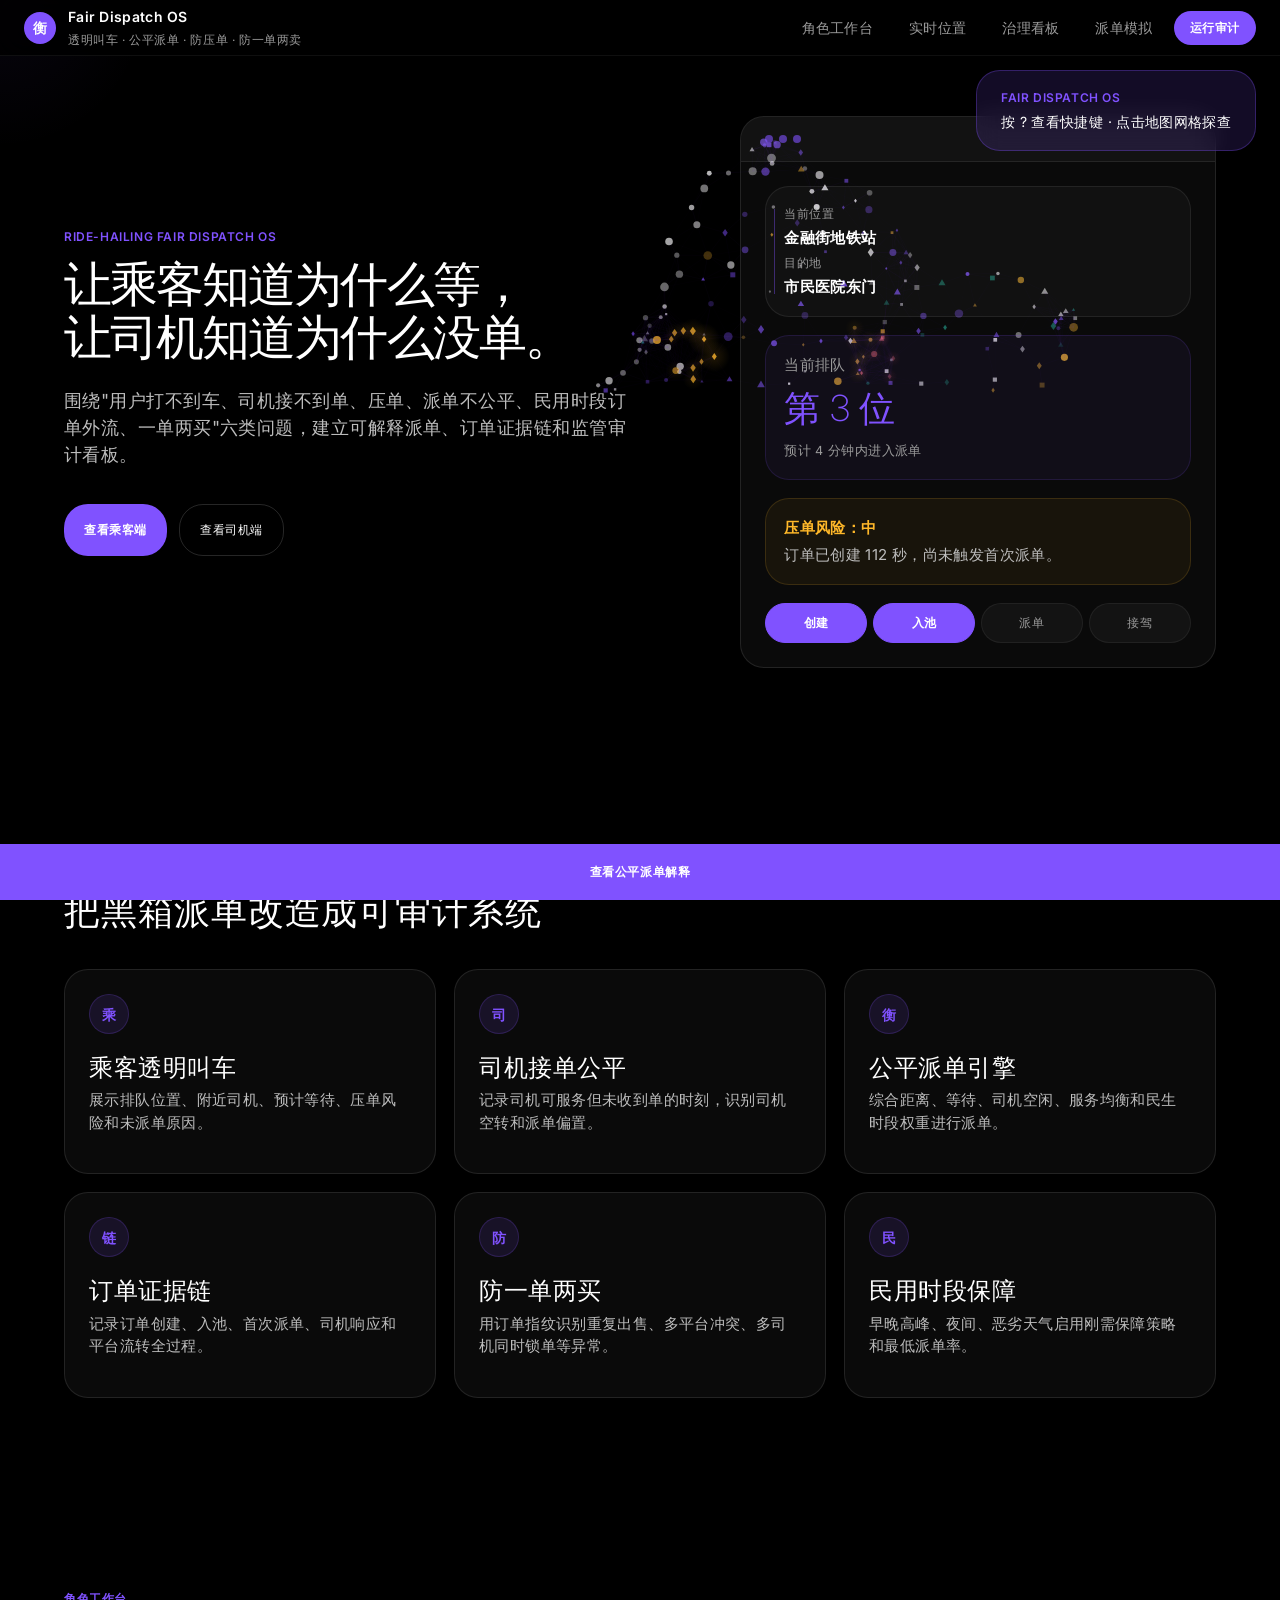
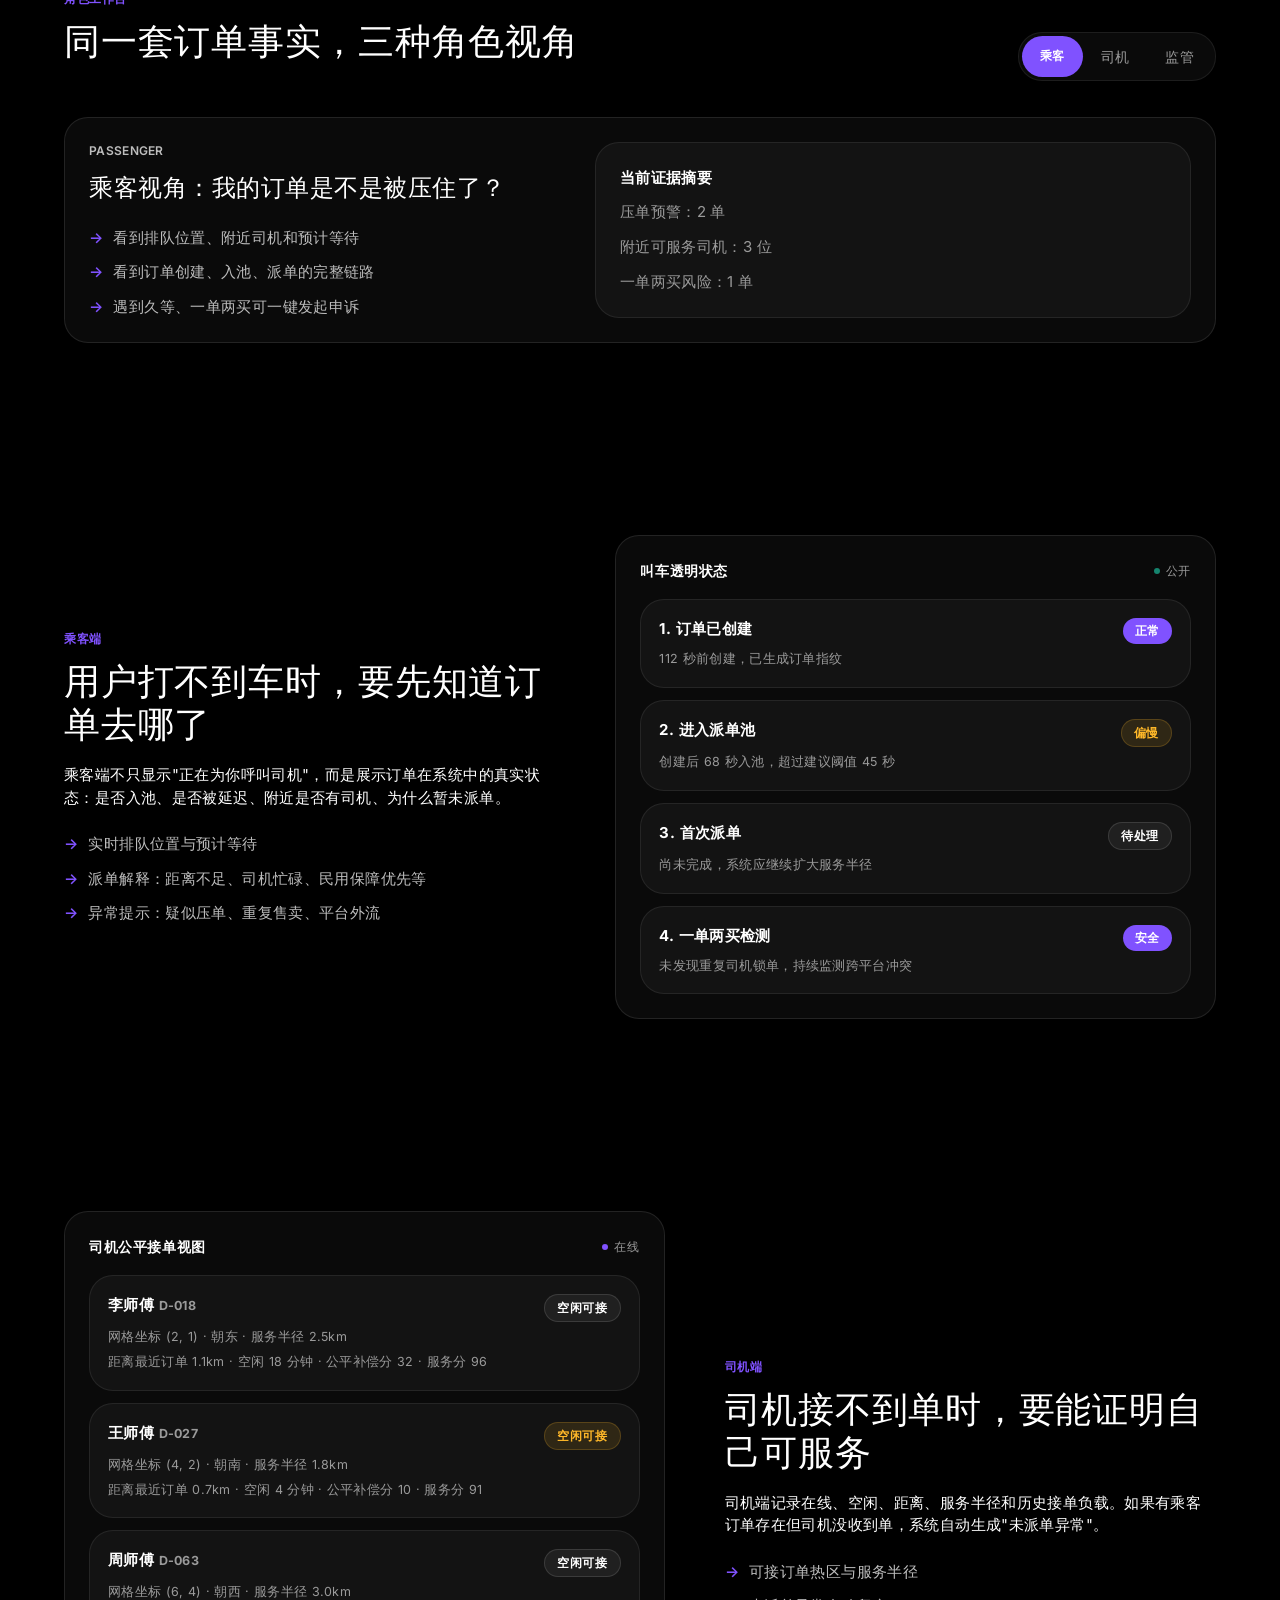
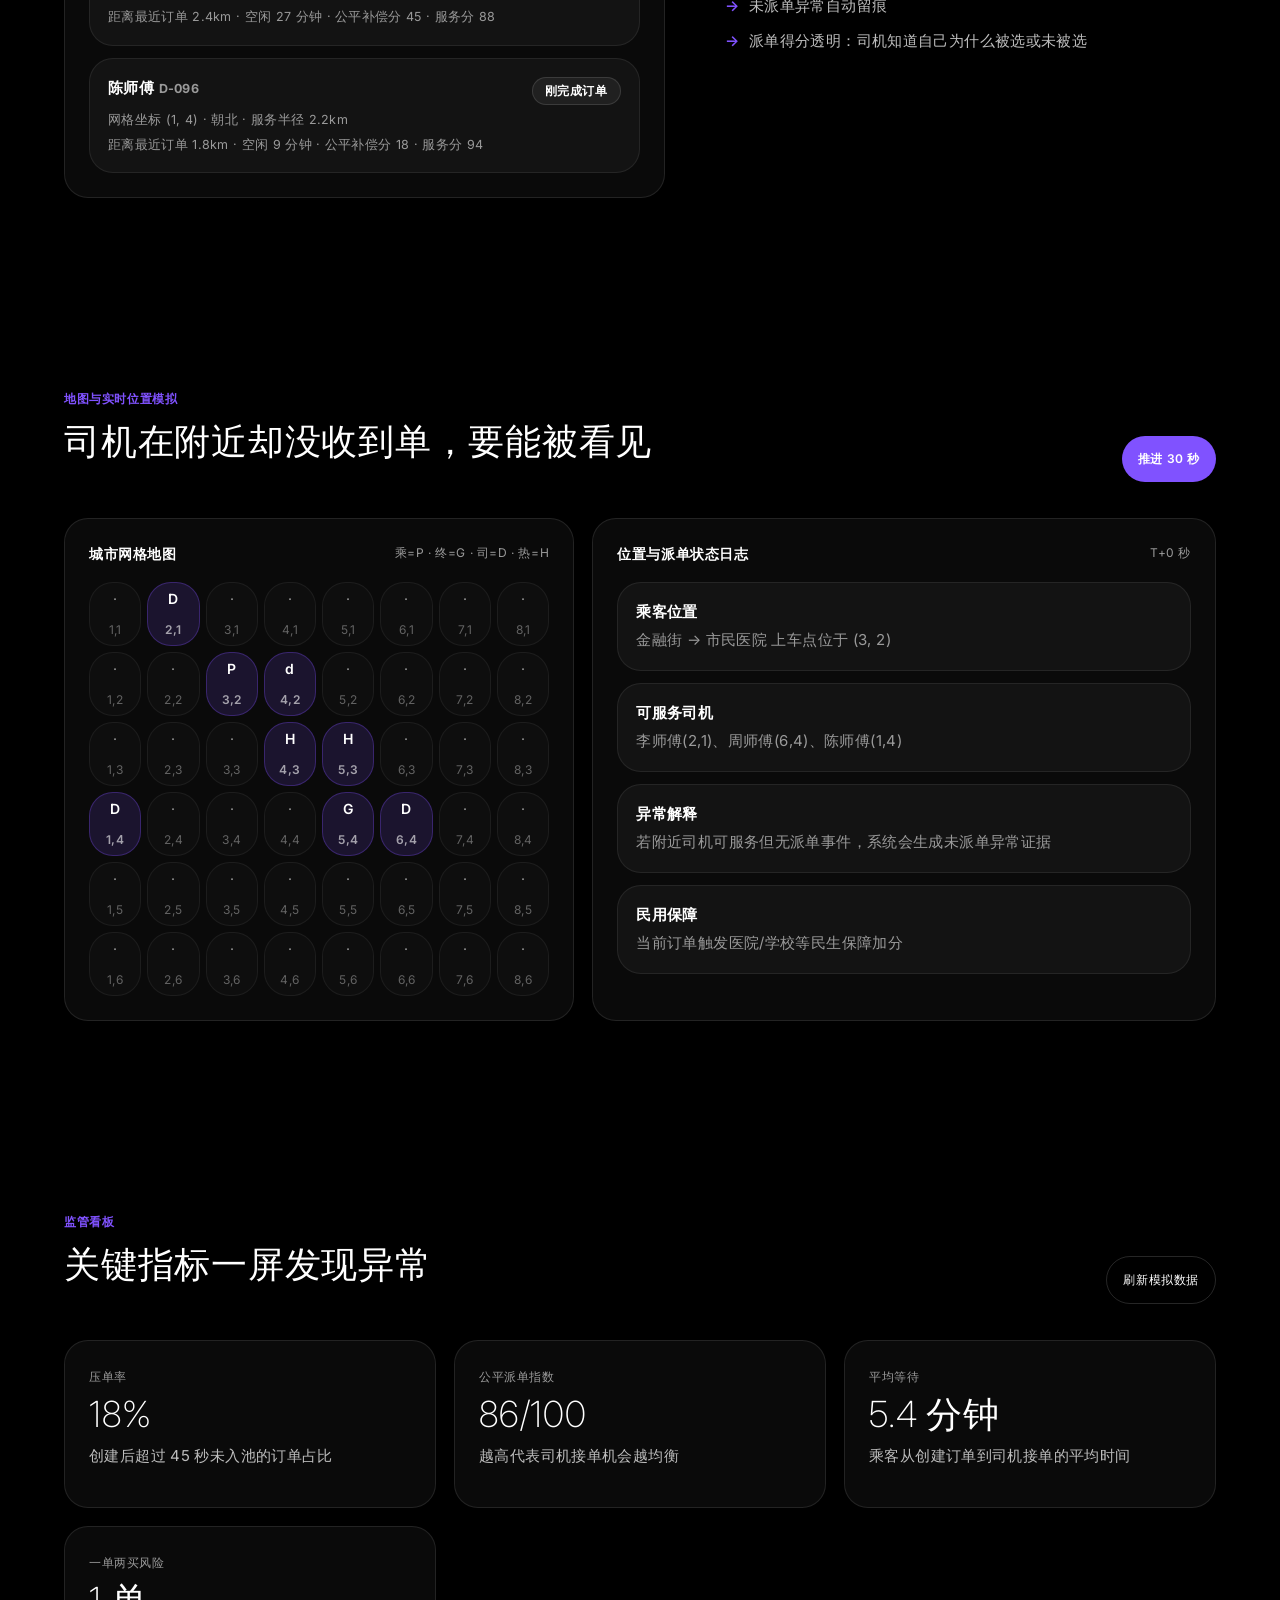
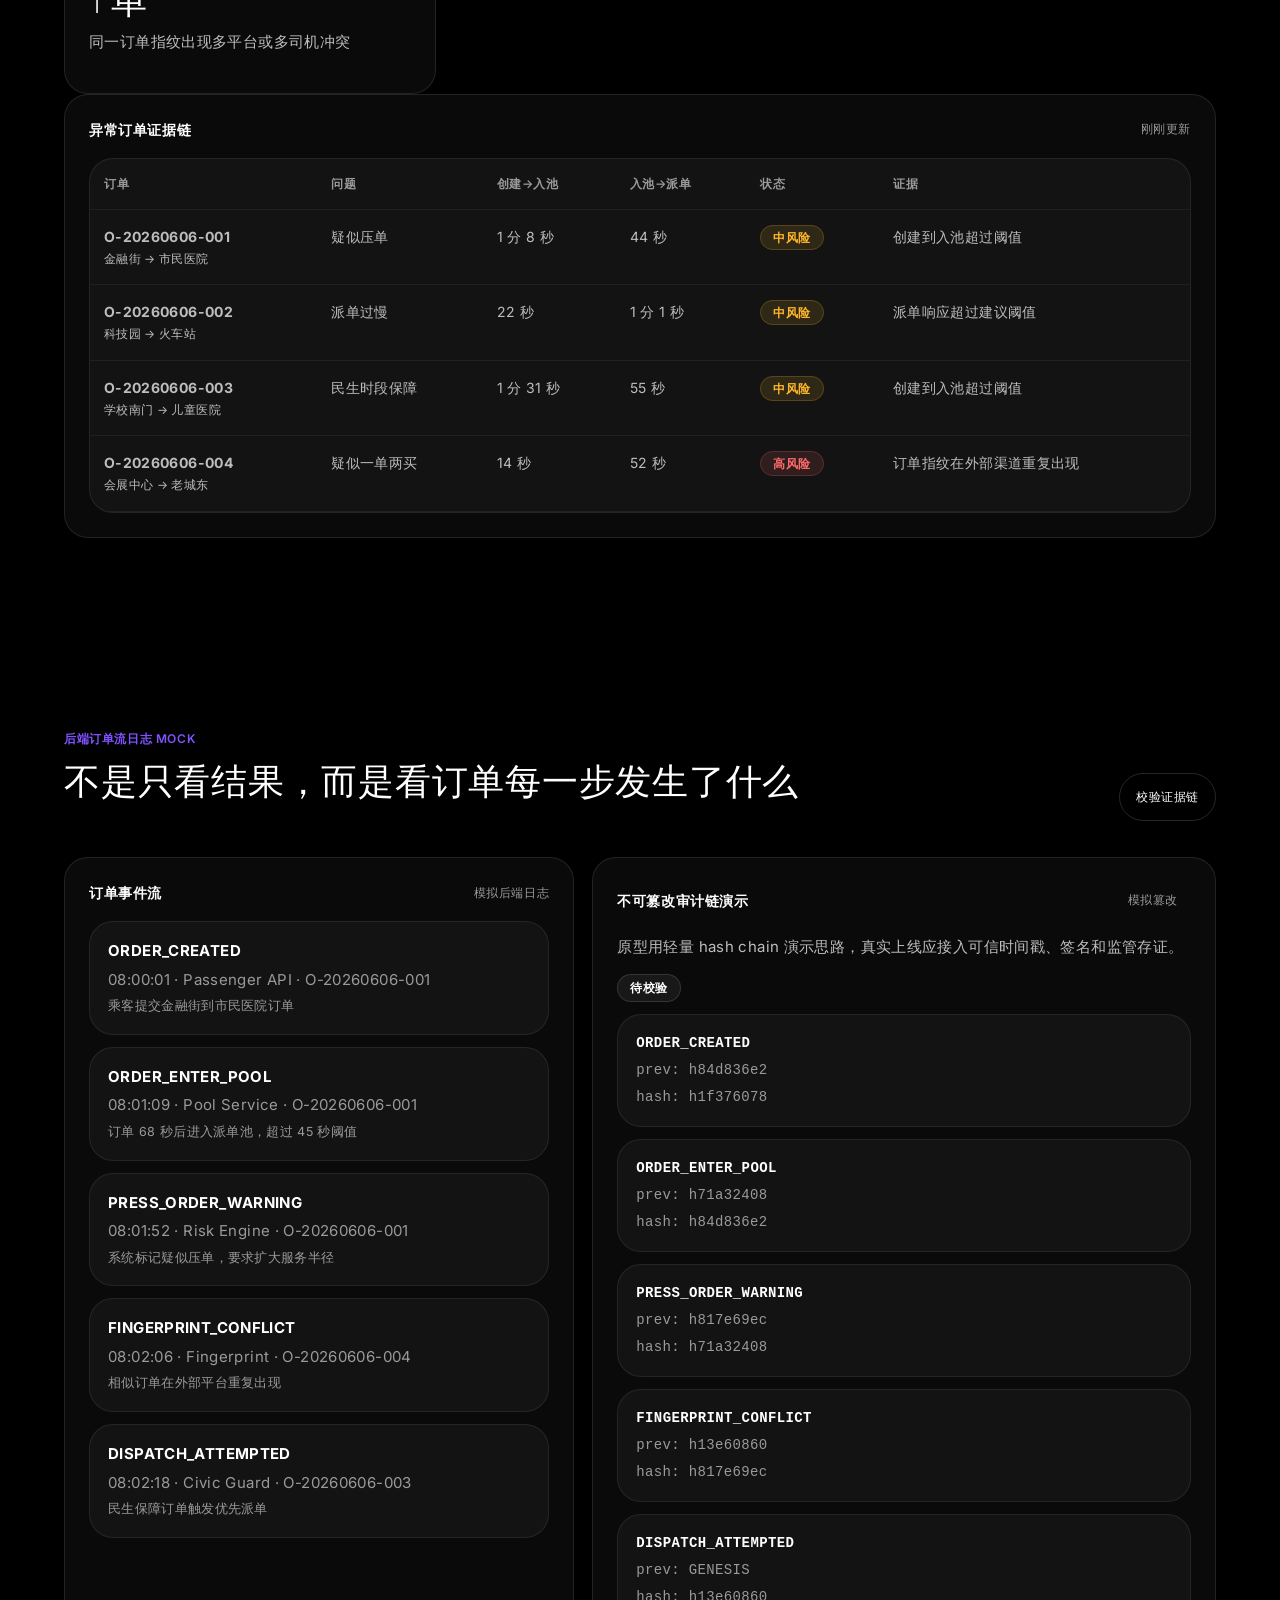
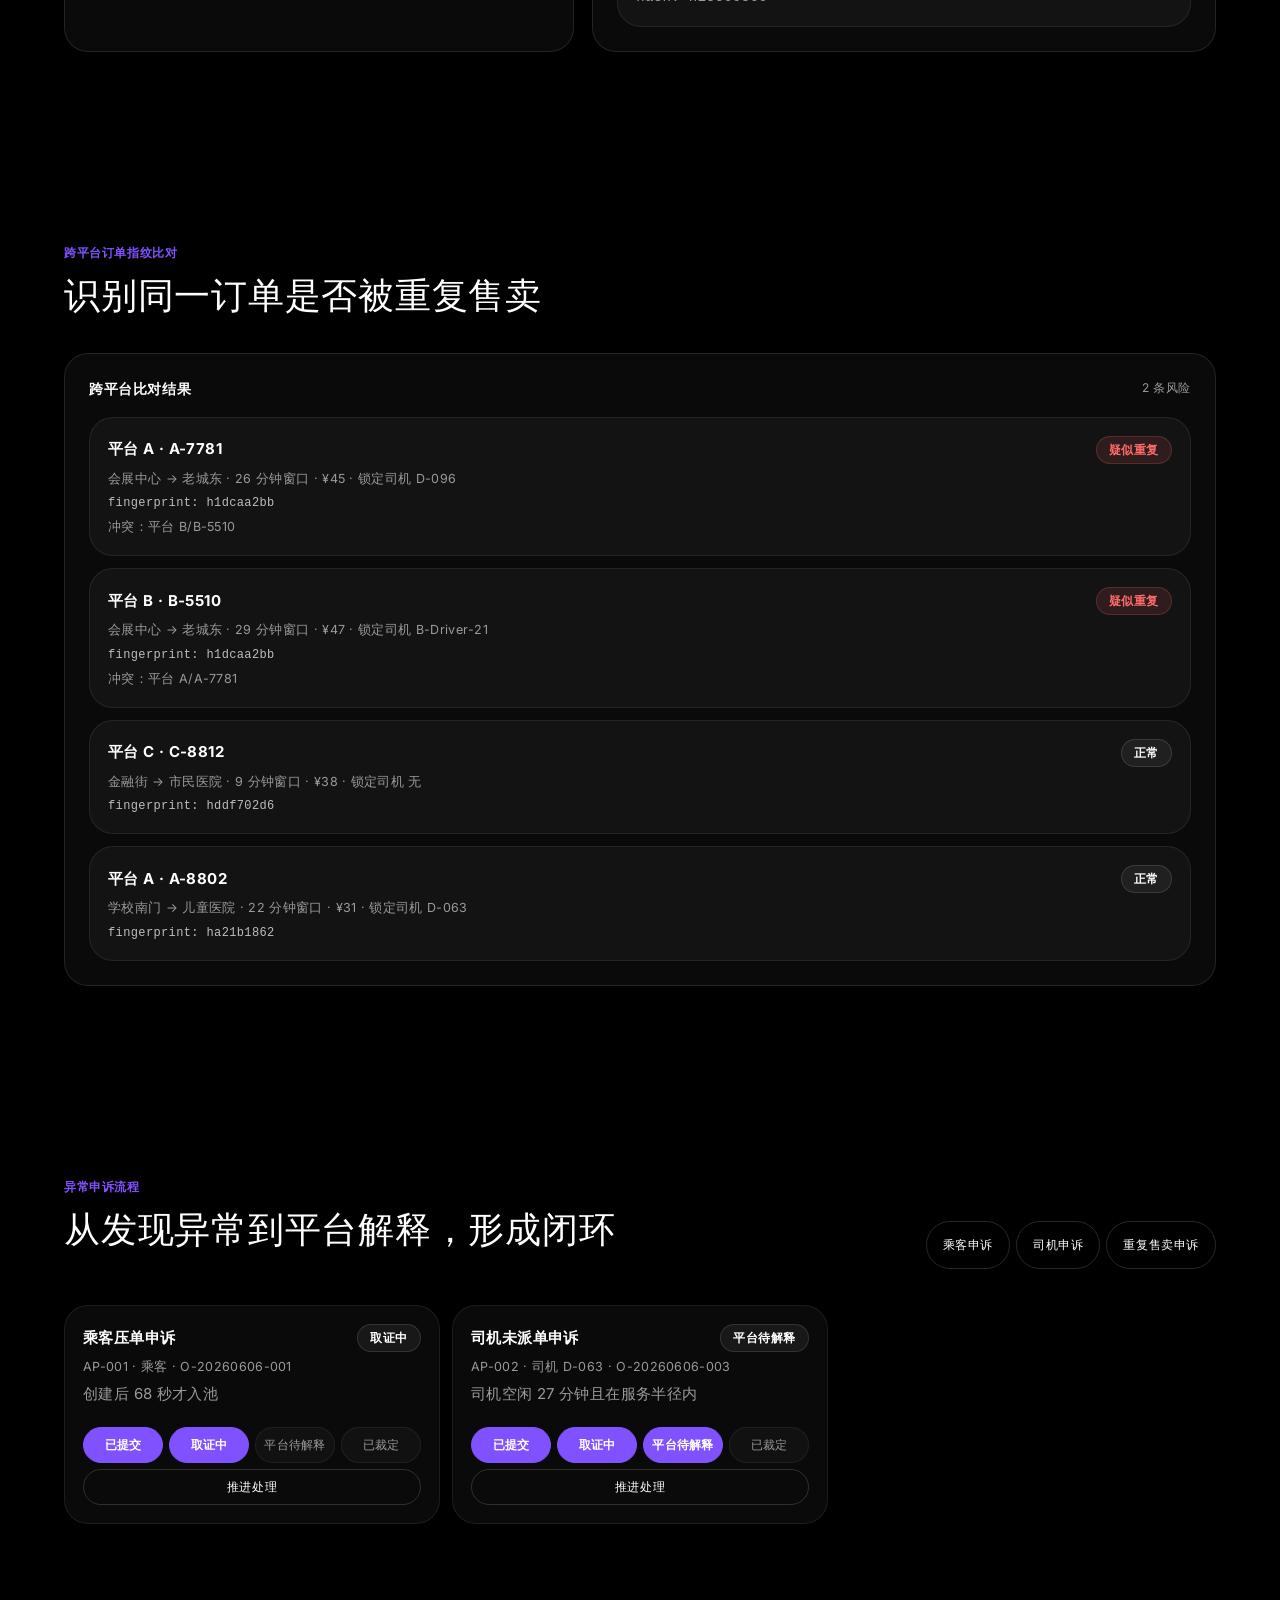
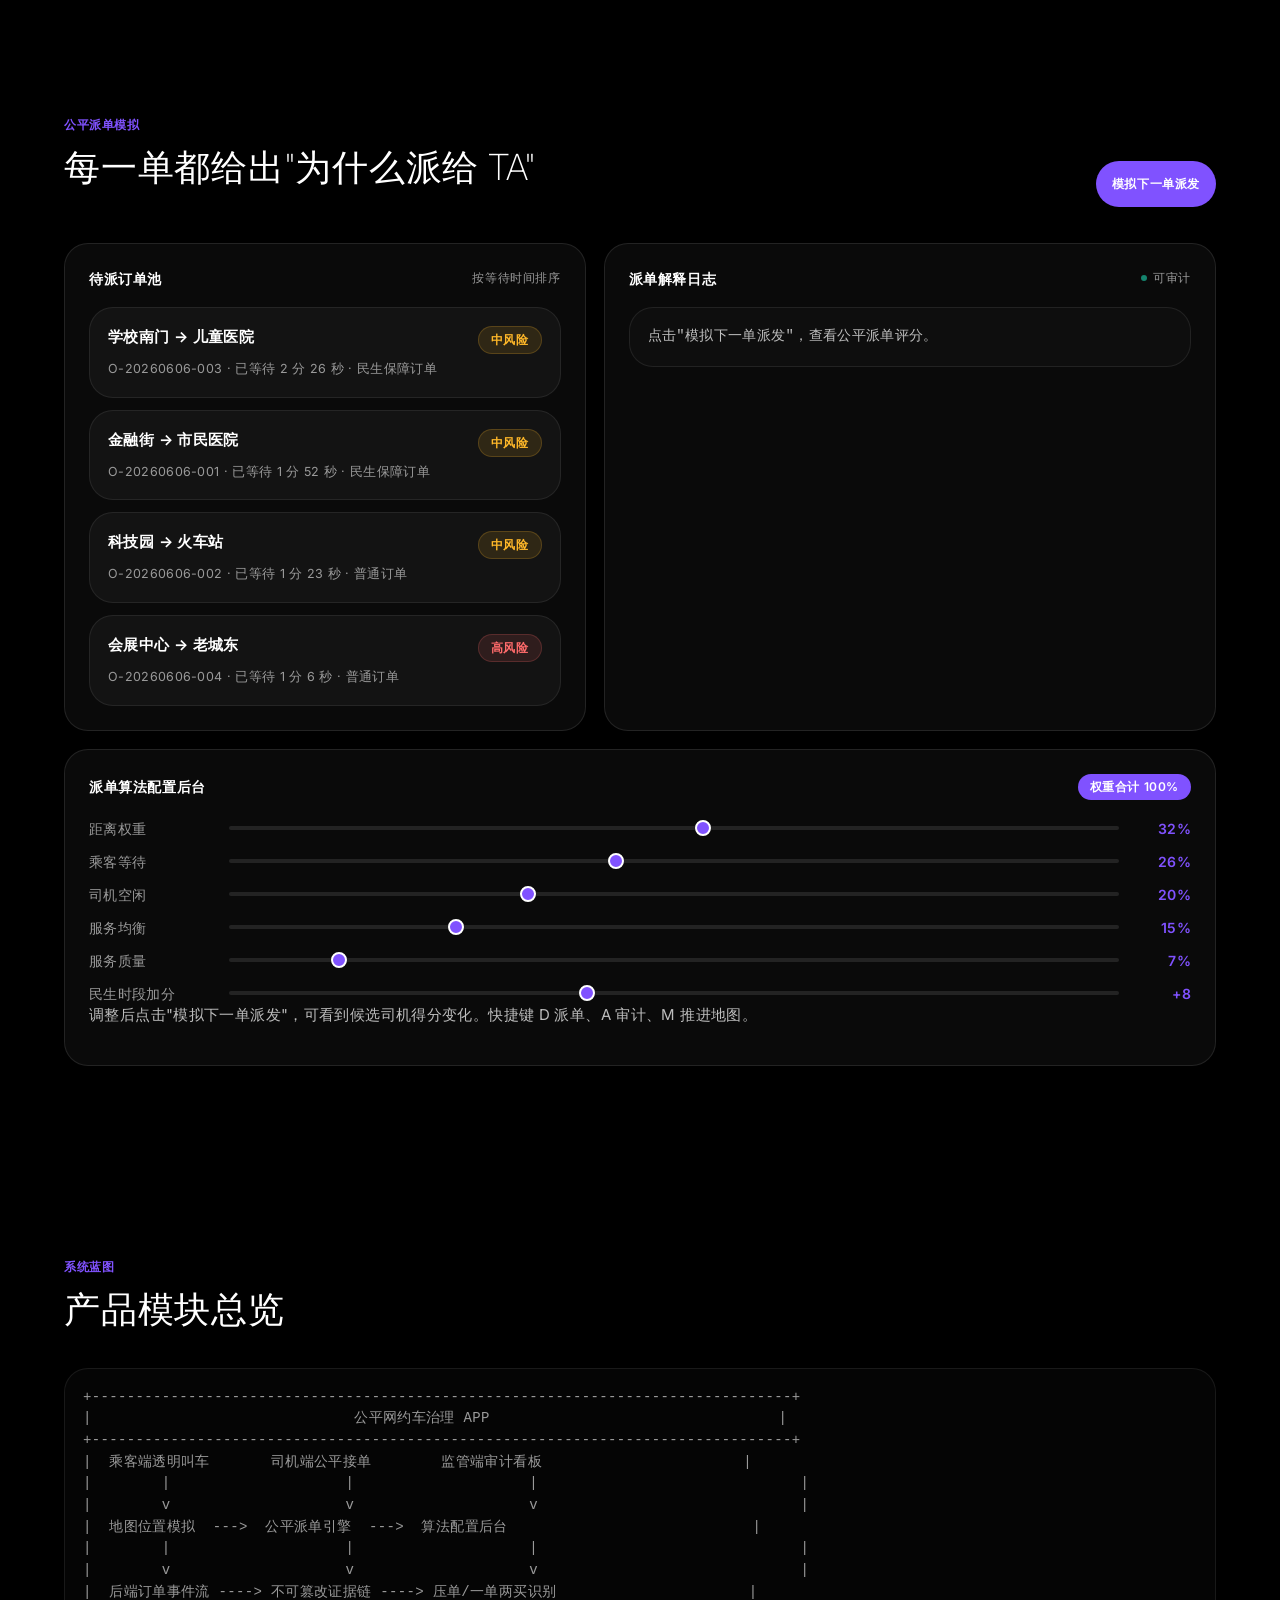
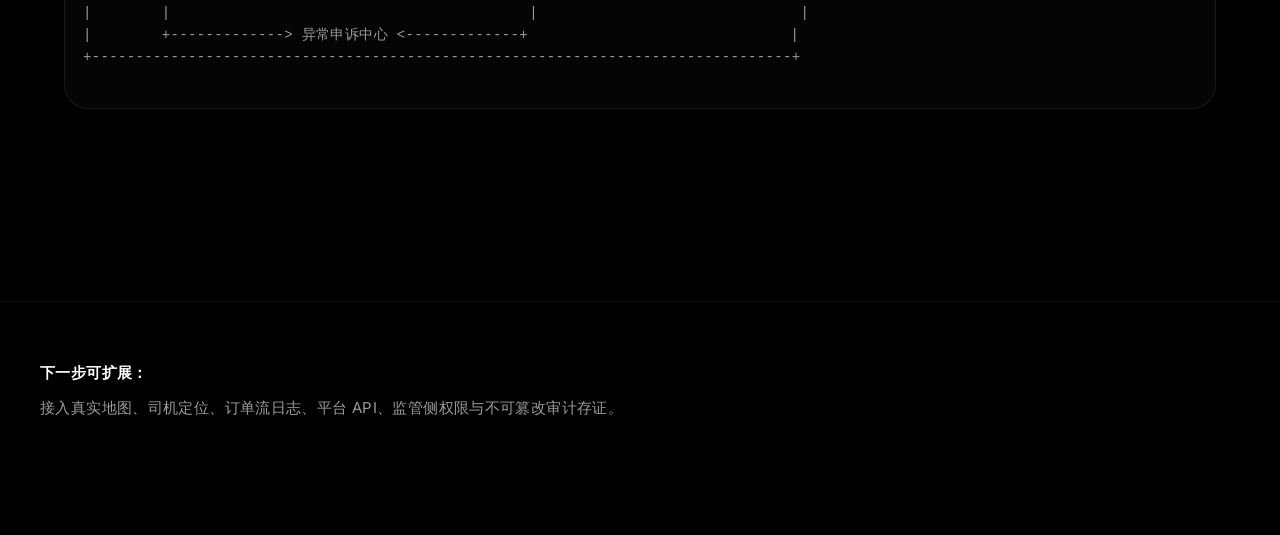
<file: index.html>
<!doctype html>
<html lang="zh-CN">
<head>
  <meta charset="utf-8" />
  <meta name="viewport" content="width=device-width, initial-scale=1" />
  <title>公平网约车治理 — Fair Dispatch OS</title>
  <link rel="preconnect" href="https://fonts.googleapis.com">
  <link rel="preconnect" href="https://fonts.gstatic.com" crossorigin>
  <link href="https://fonts.googleapis.com/css2?family=Inter:wght@200;400;600;700&display=swap" rel="stylesheet">
  <link rel="stylesheet" href="./styles.css?v=20260611b" />
</head>
<body>

  <!-- Particle constellation canvas -->
  <canvas id="particleCanvas" aria-hidden="true"></canvas>

  <!-- Glow cursor follower -->
  <div class="glow-cursor" id="glowCursor" aria-hidden="true"></div>

  <!-- Toast notifications -->
  <div class="toast-container" id="toastContainer" aria-live="polite"></div>

  <header class="hero">
    <nav class="topbar" aria-label="主导航">
      <div class="brand">
        <span class="brand-mark">衡</span>
        <div>
          <strong>Fair Dispatch OS</strong>
          <small>透明叫车 · 公平派单 · 防压单 · 防一单两卖</small>
        </div>
      </div>
      <div class="nav-actions">
        <button class="ghost" data-scroll="roleWorkbench">角色工作台</button>
        <button class="ghost" data-scroll="mapSimulation">实时位置</button>
        <button class="ghost" data-scroll="dashboard">治理看板</button>
        <button class="ghost" data-scroll="simulation">派单模拟</button>
        <button class="primary" id="runAuditBtn">运行审计</button>
      </div>
    </nav>

    <section class="hero-grid">
      <div class="hero-copy">
        <p class="eyebrow">Ride-hailing Fair Dispatch OS</p>
        <h1>让乘客知道为什么等，<br>让司机知道为什么没单。</h1>
        <p class="lead">围绕"用户打不到车、司机接不到单、压单、派单不公平、民用时段订单外流、一单两买"六类问题，建立可解释派单、订单证据链和监管审计看板。</p>
        <div class="hero-actions">
          <button class="primary large" data-scroll="passenger">查看乘客端</button>
          <button class="secondary large" data-scroll="driver">查看司机端</button>
        </div>
      </div>
      <div class="phone-card" aria-label="乘客叫车状态卡片">
        <div class="phone-head">
          <span></span><span></span><span></span>
        </div>
        <div class="phone-body">
          <div class="route">
            <span>当前位置</span>
            <strong>金融街地铁站</strong>
            <span>目的地</span>
            <strong>市民医院东门</strong>
          </div>
          <div class="queue-card">
            <p>当前排队</p>
            <strong id="queueRank">第 3 位</strong>
            <small>预计 4 分钟内进入派单</small>
          </div>
          <div class="explain-box warning">
            <b>压单风险：中</b>
            <span>订单已创建 112 秒，尚未触发首次派单。</span>
          </div>
          <div class="mini-timeline">
            <span class="done">创建</span>
            <span class="done">入池</span>
            <span>派单</span>
            <span>接驾</span>
          </div>
        </div>
      </div>
    </section>
  </header>

  <main>
    <section class="section animate-in" id="features">
      <div class="section-title">
        <p class="eyebrow">核心功能</p>
        <h2>把黑箱派单改造成可审计系统</h2>
      </div>
      <div class="feature-grid stagger-children">
        <article class="feature-card animate-in"><span class="icon">乘</span><h3>乘客透明叫车</h3><p>展示排队位置、附近司机、预计等待、压单风险和未派单原因。</p></article>
        <article class="feature-card animate-in"><span class="icon">司</span><h3>司机接单公平</h3><p>记录司机可服务但未收到单的时刻，识别司机空转和派单偏置。</p></article>
        <article class="feature-card animate-in"><span class="icon">衡</span><h3>公平派单引擎</h3><p>综合距离、等待、司机空闲、服务均衡和民生时段权重进行派单。</p></article>
        <article class="feature-card animate-in"><span class="icon">链</span><h3>订单证据链</h3><p>记录订单创建、入池、首次派单、司机响应和平台流转全过程。</p></article>
        <article class="feature-card animate-in"><span class="icon">防</span><h3>防一单两买</h3><p>用订单指纹识别重复出售、多平台冲突、多司机同时锁单等异常。</p></article>
        <article class="feature-card animate-in"><span class="icon">民</span><h3>民用时段保障</h3><p>早晚高峰、夜间、恶劣天气启用刚需保障策略和最低派单率。</p></article>
      </div>
    </section>

    <section class="section animate-in" id="roleWorkbench">
      <div class="section-title row-title">
        <div>
          <p class="eyebrow">角色工作台</p>
          <h2>同一套订单事实，三种角色视角</h2>
        </div>
        <div class="segmented" role="tablist" aria-label="角色切换">
          <button class="role-tab active" data-role="passenger">乘客</button>
          <button class="role-tab" data-role="driver">司机</button>
          <button class="role-tab" data-role="regulator">监管</button>
        </div>
      </div>
      <div class="panel" id="rolePanel"></div>
    </section>

    <section class="section split animate-in" id="passenger">
      <div>
        <p class="eyebrow">乘客端</p>
        <h2>用户打不到车时，要先知道订单去哪了</h2>
        <p>乘客端不只显示"正在为你呼叫司机"，而是展示订单在系统中的真实状态：是否入池、是否被延迟、附近是否有司机、为什么暂未派单。</p>
        <ul class="check-list">
          <li>实时排队位置与预计等待</li>
          <li>派单解释：距离不足、司机忙碌、民用保障优先等</li>
          <li>异常提示：疑似压单、重复售卖、平台外流</li>
        </ul>
      </div>
      <div class="panel passenger-panel">
        <div class="panel-head"><strong>叫车透明状态</strong><span class="status-dot green">公开</span></div>
        <div class="status-stack" id="passengerStatus"></div>
      </div>
    </section>

    <section class="section split reverse animate-in" id="driver">
      <div class="panel">
        <div class="panel-head"><strong>司机公平接单视图</strong><span class="status-dot blue">在线</span></div>
        <div class="driver-list" id="driverList"></div>
      </div>
      <div>
        <p class="eyebrow">司机端</p>
        <h2>司机接不到单时，要能证明自己可服务</h2>
        <p>司机端记录在线、空闲、距离、服务半径和历史接单负载。如果有乘客订单存在但司机没收到单，系统自动生成"未派单异常"。</p>
        <ul class="check-list">
          <li>可接订单热区与服务半径</li>
          <li>未派单异常自动留痕</li>
          <li>派单得分透明：司机知道自己为什么被选或未被选</li>
        </ul>
      </div>
    </section>

    <section class="section animate-in" id="mapSimulation">
      <div class="section-title row-title">
        <div>
          <p class="eyebrow">地图与实时位置模拟</p>
          <h2>司机在附近却没收到单，要能被看见</h2>
        </div>
        <button class="primary" id="advanceMapBtn">推进 30 秒</button>
      </div>
      <div class="map-layout">
        <div class="panel">
          <div class="panel-head"><strong>城市网格地图</strong><span>乘=P · 终=G · 司=D · 热=H</span></div>
          <div class="map-grid" id="cityMap"></div>
        </div>
        <div class="panel">
          <div class="panel-head"><strong>位置与派单状态日志</strong><span id="mapTick">T+0 秒</span></div>
          <div class="timeline" id="locationLog"></div>
        </div>
      </div>
    </section>

    <section class="section dashboard animate-in" id="dashboard">
      <div class="section-title row-title">
        <div>
          <p class="eyebrow">监管看板</p>
          <h2>关键指标一屏发现异常</h2>
        </div>
        <button class="secondary" id="refreshBtn">刷新模拟数据</button>
      </div>
      <div class="metric-grid" id="metricGrid"></div>
      <div class="table-card">
        <div class="panel-head"><strong>异常订单证据链</strong><span id="auditTime">刚刚更新</span></div>
        <div class="table-wrap">
          <table>
            <thead><tr><th>订单</th><th>问题</th><th>创建→入池</th><th>入池→派单</th><th>状态</th><th>证据</th></tr></thead>
            <tbody id="orderTable"></tbody>
          </table>
        </div>
      </div>
    </section>

    <section class="section animate-in" id="eventAudit">
      <div class="section-title row-title">
        <div>
          <p class="eyebrow">后端订单流日志 Mock</p>
          <h2>不是只看结果，而是看订单每一步发生了什么</h2>
        </div>
        <button class="secondary" id="verifyChainBtn">校验证据链</button>
      </div>
      <div class="event-grid">
        <div class="panel">
          <div class="panel-head"><strong>订单事件流</strong><span>模拟后端日志</span></div>
          <div class="timeline" id="orderEvents"></div>
        </div>
        <div class="panel">
          <div class="panel-head"><strong>不可篡改审计链演示</strong><button class="ghost tiny" id="tamperChainBtn">模拟篡改</button></div>
          <p class="hint">原型用轻量 hash chain 演示思路，真实上线应接入可信时间戳、签名和监管存证。</p>
          <div class="audit-chain" id="auditChain"></div>
        </div>
      </div>
    </section>

    <section class="section animate-in" id="fingerprintSection">
      <div class="section-title">
        <p class="eyebrow">跨平台订单指纹比对</p>
        <h2>识别同一订单是否被重复售卖</h2>
      </div>
      <div class="panel" id="fingerprintMonitor"></div>
    </section>

    <section class="section animate-in" id="appealCenter">
      <div class="section-title row-title">
        <div>
          <p class="eyebrow">异常申诉流程</p>
          <h2>从发现异常到平台解释，形成闭环</h2>
        </div>
        <div class="nav-actions">
          <button class="secondary" data-appeal="乘客压单申诉">乘客申诉</button>
          <button class="secondary" data-appeal="司机未派单申诉">司机申诉</button>
          <button class="secondary" data-appeal="一单两买申诉">重复售卖申诉</button>
        </div>
      </div>
      <div class="appeal-grid" id="appealList"></div>
    </section>

    <section class="section simulation animate-in" id="simulation">
      <div class="section-title row-title">
        <div>
          <p class="eyebrow">公平派单模拟</p>
          <h2>每一单都给出"为什么派给 TA"</h2>
        </div>
        <button class="primary" id="dispatchBtn">模拟下一单派发</button>
      </div>
      <div class="sim-grid">
        <div class="panel">
          <div class="panel-head"><strong>待派订单池</strong><span>按等待时间排序</span></div>
          <div id="orderPool" class="order-pool"></div>
        </div>
        <div class="panel result-panel">
          <div class="panel-head"><strong>派单解释日志</strong><span class="status-dot purple">可审计</span></div>
          <pre id="dispatchLog">点击"模拟下一单派发"，查看公平派单评分。</pre>
        </div>
      </div>
      <div class="panel config-panel" id="algorithmConfig"></div>
    </section>

    <section class="section blueprint animate-in">
      <div class="section-title">
        <p class="eyebrow">系统蓝图</p>
        <h2>产品模块总览</h2>
      </div>
      <pre class="ascii">
+--------------------------------------------------------------------------------+
|                              公平网约车治理 APP                                 |
+--------------------------------------------------------------------------------+
|  乘客端透明叫车       司机端公平接单        监管端审计看板                       |
|        |                    |                    |                              |
|        v                    v                    v                              |
|  地图位置模拟  --->  公平派单引擎  --->  算法配置后台                            |
|        |                    |                    |                              |
|        v                    v                    v                              |
|  后端订单事件流 ----> 不可篡改证据链 ----> 压单/一单两买识别                      |
|        |                                         |                              |
|        +-------------> 异常申诉中心 <-------------+                              |
+--------------------------------------------------------------------------------+
      </pre>
    </section>
  </main>

  <footer class="footer">
    <strong>下一步可扩展：</strong>
    <span>接入真实地图、司机定位、订单流日志、平台 API、监管侧权限与不可篡改审计存证。</span>
  </footer>

  <a class="sticky-bottom-bar" href="#simulation">查看公平派单解释</a>

  <script src="./app.js?v=20260611b"></script>
</body>
</html>
</file>
<file: styles.css>
/* ═══════════════════════════════════════════════════════
   Dala.md Style — Dark Cosmic Field
   Particle cosmos on a void — violet pulse against infinite black
   ═══════════════════════════════════════════════════════ */

:root {
  /* Colors */
  --color-void: #000000;
  --color-bone: #ffffff;
  --color-ash: #bdbdbd;
  --color-smoke: #9a9a9a;
  --color-plum-voltage: #8052ff;
  --color-amber-spark: #ffb829;
  --color-lichen: #15846e;

  /* Surfaces */
  --surface-void: #000000;
  --surface-card: rgba(255, 255, 255, 0.04);
  --surface-card-hover: rgba(255, 255, 255, 0.07);
  --surface-inset: rgba(255, 255, 255, 0.02);

  /* Typography — Font Families */
  --font-acronym: 'Inter', ui-sans-serif, system-ui, -apple-system, BlinkMacSystemFont, "Segoe UI", Roboto, "Microsoft YaHei", sans-serif;

  /* Typography — Scale */
  --text-caption: 12px;
  --leading-caption: 1.5;
  --tracking-caption: 0.05em;
  --text-body-sm: 14px;
  --leading-body-sm: 1.5;
  --tracking-body-sm: 0.05em;
  --text-body: 15px;
  --leading-body: 1.5;
  --tracking-body: 0.025em;
  --text-subheading: 18px;
  --leading-subheading: 1.5;
  --tracking-subheading: 0.025em;
  --text-heading-sm: 24px;
  --leading-heading-sm: 1.3;
  --tracking-heading-sm: 0.021em;
  --text-heading: 36px;
  --leading-heading: 1.2;
  --tracking-heading: 0.021em;
  --text-heading-lg: 48px;
  --leading-heading-lg: 1.1;
  --tracking-heading-lg: -0.04em;
  --text-display: 78px;
  --leading-display: 0.9;
  --tracking-display: -0.04em;
  --text-hero: 113px;
  --leading-hero: 0.81;
  --tracking-hero: -0.04em;

  /* Typography — Weights */
  --font-weight-extralight: 200;
  --font-weight-regular: 400;
  --font-weight-semibold: 600;
  --font-weight-bold: 700;

  /* Spacing */
  --spacing-unit: 6px;
  --spacing-6: 6px;
  --spacing-12: 12px;
  --spacing-18: 18px;
  --spacing-24: 24px;
  --spacing-30: 30px;
  --spacing-36: 36px;
  --spacing-60: 60px;
  --spacing-96: 96px;
  --spacing-120: 120px;

  /* Layout */
  --page-max-width: 1200px;
  --section-gap: 60px;
  --card-padding: 24px;
  --element-gap: 15px;

  /* Border Radius — everything is pill */
  --radius-3xl: 24px;
  --radius-nav: 24px;
  --radius-cards: 24px;
  --radius-buttons: 24px;
  --radius-pills: 24px;

  /* Transitions */
  --ease-out: cubic-bezier(0.16, 1, 0.3, 1);
  --duration-fast: 0.15s;
  --duration-mid: 0.3s;
  --duration-slow: 0.6s;
}

/* ═══════════════════════════════════════════════════════
   Base Reset
   ═══════════════════════════════════════════════════════ */

* { box-sizing: border-box; }
html { scroll-behavior: smooth; }

body {
  margin: 0;
  padding-bottom: 56px;
  background: var(--color-void);
  color: var(--color-bone);
  font-family: var(--font-acronym);
  font-size: var(--text-body);
  font-weight: var(--font-weight-regular);
  line-height: var(--leading-body);
  letter-spacing: var(--tracking-body);
  -webkit-font-smoothing: antialiased;
  -moz-osx-font-smoothing: grayscale;
}

button, input { font: inherit; }
button {
  border: 0;
  border-radius: var(--radius-buttons);
  cursor: pointer;
  transition: all var(--duration-fast) var(--ease-out);
  letter-spacing: var(--tracking-caption);
}
button:hover { transform: translateY(-1px); }
button:active { transform: translateY(0); }

::selection {
  background: var(--color-plum-voltage);
  color: var(--color-bone);
}

/* ═══════════════════════════════════════════════════════
   Buttons
   ═══════════════════════════════════════════════════════ */

.primary {
  color: var(--color-bone);
  background: var(--color-plum-voltage);
  padding: 14px 16px;
  font-weight: var(--font-weight-semibold);
  font-size: var(--text-caption);
  text-transform: uppercase;
  letter-spacing: 0.05em;
  border-radius: var(--radius-buttons);
}
.primary:hover {
  background: #9066ff;
  box-shadow: 0 0 24px rgba(128, 82, 255, 0.3);
}

.secondary, .ghost {
  color: var(--color-bone);
  background: transparent;
  border: 1px solid rgba(255, 255, 255, 0.15);
  padding: 14px 16px;
  font-weight: var(--font-weight-regular);
  font-size: var(--text-caption);
  text-transform: uppercase;
  letter-spacing: 0.05em;
  border-radius: var(--radius-buttons);
}
.secondary:hover {
  border-color: var(--color-plum-voltage);
  color: var(--color-plum-voltage);
}
.ghost {
  background: transparent;
  border-color: transparent;
  color: var(--color-smoke);
  font-size: var(--text-body-sm);
  letter-spacing: 0.021em;
  text-transform: none;
  padding: 10px 14px;
}
.ghost:hover {
  color: var(--color-bone);
  background: rgba(255, 255, 255, 0.06);
}
.large { padding: 16px 20px; }
.tiny {
  padding: 8px 12px;
  font-size: var(--text-caption);
  letter-spacing: 0.05em;
  text-transform: uppercase;
}

/* ═══════════════════════════════════════════════════════
   Particle Canvas (behind everything)
   ═══════════════════════════════════════════════════════ */

#particleCanvas {
  position: fixed;
  top: 0;
  left: 0;
  width: 100%;
  height: 100%;
  z-index: 0;
  pointer-events: none;
}

/* ═══════════════════════════════════════════════════════
   Hero + Topbar
   ═══════════════════════════════════════════════════════ */

.hero {
  position: relative;
  z-index: 1;
  padding: 0 0 var(--spacing-96);
}

.topbar {
  position: sticky;
  top: 0;
  z-index: 100;
  display: flex;
  align-items: center;
  justify-content: space-between;
  gap: var(--spacing-24);
  width: 100%;
  min-height: 56px;
  margin: 0;
  padding: 0 var(--spacing-24);
  background: rgba(0, 0, 0, 0.8);
  backdrop-filter: blur(16px);
  -webkit-backdrop-filter: blur(16px);
  color: var(--color-bone);
  border-bottom: 1px solid rgba(255, 255, 255, 0.06);
}

.brand {
  display: flex;
  align-items: center;
  gap: var(--spacing-12);
}
.brand-mark {
  display: grid;
  place-items: center;
  width: 32px;
  height: 32px;
  border-radius: var(--radius-buttons);
  color: var(--color-bone);
  background: var(--color-plum-voltage);
  font-family: var(--font-acronym);
  font-weight: var(--font-weight-bold);
  font-size: 14px;
}
.brand strong {
  font-family: var(--font-acronym);
  font-size: var(--text-body-sm);
  font-weight: var(--font-weight-semibold);
  letter-spacing: 0.021em;
}
.brand small {
  display: block;
  color: var(--color-smoke);
  margin-top: 2px;
  font-size: var(--text-caption);
  letter-spacing: 0.05em;
}
.nav-actions {
  display: flex;
  gap: var(--spacing-6);
  align-items: center;
  flex-wrap: wrap;
  justify-content: flex-end;
}
.topbar .ghost { color: var(--color-smoke); }
.topbar .ghost:hover { color: var(--color-bone); }
.topbar .primary {
  color: var(--color-bone);
  background: var(--color-plum-voltage);
  border-radius: var(--radius-pills);
  padding: 8px 16px;
  font-size: var(--text-caption);
  font-weight: var(--font-weight-semibold);
  text-transform: uppercase;
  letter-spacing: 0.05em;
}

/* ═══════════════════════════════════════════════════════
   Hero Grid
   ═══════════════════════════════════════════════════════ */

.hero-grid {
  max-width: var(--page-max-width);
  margin: 0 auto;
  padding: var(--spacing-60) var(--spacing-24) 0;
  display: grid;
  grid-template-columns: minmax(0, 1fr) minmax(360px, 0.82fr);
  gap: var(--spacing-96);
  align-items: center;
}

.eyebrow {
  color: var(--color-plum-voltage);
  letter-spacing: 0.05em;
  text-transform: uppercase;
  font-size: var(--text-caption);
  font-weight: var(--font-weight-semibold);
  margin-bottom: var(--spacing-12);
}

h1, h2, h3, p { margin-top: 0; }

h1 {
  font-family: var(--font-acronym);
  font-size: clamp(40px, 6vw, var(--text-heading-lg));
  line-height: var(--leading-heading-lg);
  letter-spacing: var(--tracking-heading-lg);
  font-weight: var(--font-weight-extralight);
  margin-bottom: var(--spacing-24);
  color: var(--color-bone);
}

h2 {
  font-family: var(--font-acronym);
  font-size: clamp(30px, 4vw, var(--text-heading));
  line-height: var(--leading-heading);
  letter-spacing: var(--tracking-heading);
  font-weight: var(--font-weight-extralight);
  margin-bottom: var(--spacing-18);
  color: var(--color-bone);
}

h3 {
  font-family: var(--font-acronym);
  font-size: var(--text-heading-sm);
  font-weight: var(--font-weight-regular);
  line-height: var(--leading-heading-sm);
  letter-spacing: var(--tracking-heading-sm);
  margin-bottom: var(--spacing-6);
  color: var(--color-bone);
}

.lead {
  color: var(--color-ash);
  font-size: var(--text-subheading);
  line-height: 1.5;
  letter-spacing: 0.025em;
  max-width: 60ch;
}

.hero-actions {
  display: flex;
  gap: var(--spacing-12);
  flex-wrap: wrap;
  margin-top: var(--spacing-36);
}

/* ═══════════════════════════════════════════════════════
   Phone Card — Glass on Void
   ═══════════════════════════════════════════════════════ */

.phone-card, .panel, .feature-card, .table-card, .metric-card {
  background: var(--surface-card);
  border: 1px solid rgba(255, 255, 255, 0.1);
  border-radius: var(--radius-cards);
  backdrop-filter: none;
  transition: all var(--duration-mid) var(--ease-out);
}
.phone-card:hover, .panel:hover, .feature-card:hover, .metric-card:hover {
  background: var(--surface-card-hover);
  border-color: rgba(255, 255, 255, 0.15);
}

.phone-card { overflow: hidden; }
.phone-head {
  display: flex;
  gap: 6px;
  padding: var(--spacing-18) var(--spacing-24);
  background: rgba(255, 255, 255, 0.03);
  border-bottom: 1px solid rgba(255, 255, 255, 0.08);
}
.phone-head span {
  width: 8px;
  height: 8px;
  border-radius: 999px;
  background: var(--color-plum-voltage);
  opacity: 0.6;
}
.phone-body { padding: var(--spacing-24); }

.route {
  position: relative;
  display: grid;
  gap: 4px;
  padding: var(--spacing-18);
  border-radius: var(--radius-cards);
  background: rgba(255, 255, 255, 0.03);
  border: 1px solid rgba(255, 255, 255, 0.08);
}
.route::before {
  content: "";
  position: absolute;
  left: 8px;
  top: 22px;
  bottom: 22px;
  width: 1px;
  background: var(--color-plum-voltage);
  opacity: 0.4;
}
.route span { color: var(--color-smoke); font-size: var(--text-caption); letter-spacing: 0.05em; text-transform: uppercase; }
.route strong { color: var(--color-bone); }

.queue-card {
  margin: var(--spacing-18) 0;
  padding: var(--spacing-18);
  border-radius: var(--radius-cards);
  background: rgba(128, 82, 255, 0.06);
  border: 1px solid rgba(128, 82, 255, 0.15);
}
.queue-card p, .queue-card small { color: var(--color-smoke); margin: 0; }
.queue-card strong {
  display: block;
  font-size: var(--text-heading);
  font-weight: var(--font-weight-extralight);
  letter-spacing: var(--tracking-heading);
  color: var(--color-plum-voltage);
  margin: 4px 0;
}

.explain-box {
  display: grid;
  gap: 4px;
  padding: var(--spacing-18);
  border-radius: var(--radius-cards);
  background: rgba(255, 184, 41, 0.06);
  border: 1px solid rgba(255, 184, 41, 0.15);
  color: var(--color-amber-spark);
}
.explain-box b { color: var(--color-amber-spark); }
.explain-box span { color: var(--color-ash); }

.mini-timeline {
  display: grid;
  grid-template-columns: repeat(4, 1fr);
  gap: var(--spacing-6);
  margin-top: var(--spacing-18);
  color: var(--color-smoke);
  font-size: var(--text-caption);
  letter-spacing: 0.05em;
}
.mini-timeline span {
  text-align: center;
  padding: 10px 4px;
  border-radius: var(--radius-buttons);
  background: rgba(255, 255, 255, 0.04);
  border: 1px solid rgba(255, 255, 255, 0.06);
  transition: all var(--duration-fast) var(--ease-out);
}
.mini-timeline .done {
  color: var(--color-bone);
  background: var(--color-plum-voltage);
  border-color: var(--color-plum-voltage);
  font-weight: var(--font-weight-semibold);
}

/* ═══════════════════════════════════════════════════════
   Sections
   ═══════════════════════════════════════════════════════ */

.section {
  position: relative;
  z-index: 1;
  max-width: var(--page-max-width);
  margin: 0 auto;
  padding: var(--spacing-96) var(--spacing-24);
}

.section-title {
  max-width: 760px;
  margin-bottom: var(--spacing-36);
}
.row-title {
  max-width: none;
  display: flex;
  justify-content: space-between;
  gap: var(--spacing-24);
  align-items: end;
}

/* ═══════════════════════════════════════════════════════
   Feature Grid
   ═══════════════════════════════════════════════════════ */

.feature-grid, .metric-grid {
  display: grid;
  grid-template-columns: repeat(3, minmax(0, 1fr));
  gap: var(--spacing-18);
}
.feature-card, .metric-card { padding: var(--spacing-24); }
.feature-card p, .metric-card p, .panel p {
  color: var(--color-ash);
  line-height: 1.5;
  letter-spacing: 0.025em;
}
.icon {
  display: grid;
  place-items: center;
  width: 40px;
  height: 40px;
  border-radius: var(--radius-buttons);
  background: rgba(128, 82, 255, 0.12);
  color: var(--color-plum-voltage);
  font-weight: var(--font-weight-semibold);
  font-size: var(--text-body-sm);
  margin-bottom: var(--spacing-18);
  border: 1px solid rgba(128, 82, 255, 0.2);
}

/* ═══════════════════════════════════════════════════════
   Split Layout
   ═══════════════════════════════════════════════════════ */

.split {
  display: grid;
  grid-template-columns: minmax(0, 0.9fr) minmax(320px, 1.1fr);
  gap: var(--spacing-60);
  align-items: center;
}
.reverse { grid-template-columns: minmax(320px, 1.1fr) minmax(0, 0.9fr); }

.check-list {
  list-style: none;
  padding: 0;
  margin: var(--spacing-24) 0 0;
  display: grid;
  gap: var(--spacing-12);
}
.check-list li {
  color: var(--color-ash);
  letter-spacing: 0.025em;
}
.check-list li::before {
  content: "→";
  color: var(--color-plum-voltage);
  font-weight: var(--font-weight-semibold);
  margin-right: 10px;
}

/* ═══════════════════════════════════════════════════════
   Panels
   ═══════════════════════════════════════════════════════ */

.panel, .table-card { padding: var(--spacing-24); }
.panel-head {
  display: flex;
  justify-content: space-between;
  gap: var(--spacing-18);
  align-items: center;
  margin-bottom: var(--spacing-18);
  color: var(--color-smoke);
  font-size: var(--text-caption);
  letter-spacing: 0.05em;
}
.panel-head strong {
  color: var(--color-bone);
  font-weight: var(--font-weight-semibold);
  font-size: var(--text-body-sm);
}
.status-dot {
  display: inline-flex;
  gap: 6px;
  align-items: center;
  color: var(--color-smoke);
  font-size: var(--text-caption);
  letter-spacing: 0.05em;
}
.status-dot::before {
  content: "";
  width: 6px;
  height: 6px;
  border-radius: 999px;
  background: var(--color-lichen);
}
.green, .blue, .purple { color: var(--color-smoke); }

/* ═══════════════════════════════════════════════════════
   Status Items, Driver Items, Order Items
   ═══════════════════════════════════════════════════════ */

.status-stack, .driver-list, .order-pool { display: grid; gap: var(--spacing-12); }

.status-item, .driver-item, .order-item {
  display: grid;
  gap: 6px;
  padding: var(--spacing-18);
  border-radius: var(--radius-cards);
  background: var(--surface-card);
  border: 1px solid rgba(255, 255, 255, 0.08);
  transition: all var(--duration-fast) var(--ease-out);
}
.status-item:hover, .driver-item:hover, .order-item:hover {
  background: var(--surface-card-hover);
  border-color: rgba(128, 82, 255, 0.2);
}
.status-item header, .driver-item header, .order-item header {
  display: flex;
  justify-content: space-between;
  gap: var(--spacing-18);
}
.status-item small, .driver-item small, .order-item small {
  color: var(--color-smoke);
  letter-spacing: 0.025em;
}

/* ═══════════════════════════════════════════════════════
   Badges
   ═══════════════════════════════════════════════════════ */

.badge {
  width: fit-content;
  border-radius: var(--radius-pills);
  padding: 4px 12px;
  font-size: var(--text-caption);
  font-weight: var(--font-weight-semibold);
  letter-spacing: 0.05em;
  text-transform: uppercase;
  white-space: nowrap;
  transition: all var(--duration-fast) var(--ease-out);
}
.badge:not(.warn):not(.danger):not(.blue) {
  color: var(--color-bone);
  background: var(--color-plum-voltage);
}
.badge.warn {
  color: var(--color-amber-spark);
  background: rgba(255, 184, 41, 0.12);
  border: 1px solid rgba(255, 184, 41, 0.2);
}
.badge.danger {
  color: #ff6b6b;
  background: rgba(255, 107, 107, 0.12);
  border: 1px solid rgba(255, 107, 107, 0.2);
}
.badge.blue {
  color: var(--color-bone);
  background: rgba(255, 255, 255, 0.06);
  border: 1px solid rgba(255, 255, 255, 0.12);
}

/* ═══════════════════════════════════════════════════════
   Metrics
   ═══════════════════════════════════════════════════════ */

.metric-card strong {
  display: block;
  font-size: var(--text-heading);
  font-weight: var(--font-weight-extralight);
  letter-spacing: var(--tracking-heading);
  color: var(--color-bone);
  margin-bottom: 4px;
}
.metric-card span {
  color: var(--color-smoke);
  font-size: var(--text-caption);
  letter-spacing: 0.05em;
  text-transform: uppercase;
}

/* ═══════════════════════════════════════════════════════
   Tables
   ═══════════════════════════════════════════════════════ */

.table-wrap {
  overflow-x: auto;
  background: var(--surface-card);
  border-radius: var(--radius-cards);
  border: 1px solid rgba(255, 255, 255, 0.08);
}
table { width: 100%; border-collapse: collapse; min-width: 780px; }
th, td {
  text-align: left;
  padding: 16px 14px;
  border-bottom: 1px solid rgba(255, 255, 255, 0.06);
  vertical-align: top;
  font-size: var(--text-body-sm);
  letter-spacing: 0.025em;
}
th {
  color: var(--color-smoke);
  font-weight: var(--font-weight-semibold);
  font-size: var(--text-caption);
  letter-spacing: 0.05em;
  text-transform: uppercase;
}
td { color: var(--color-ash); }

/* ═══════════════════════════════════════════════════════
   Simulation
   ═══════════════════════════════════════════════════════ */

.sim-grid {
  display: grid;
  grid-template-columns: 0.92fr 1.08fr;
  gap: var(--spacing-18);
}
.result-panel pre, .ascii {
  white-space: pre-wrap;
  margin: 0;
  color: var(--color-ash);
  background: rgba(255, 255, 255, 0.02);
  border: 1px solid rgba(255, 255, 255, 0.08);
  border-radius: var(--radius-cards);
  padding: var(--spacing-18);
  overflow-x: auto;
  line-height: 1.55;
  letter-spacing: 0.025em;
  font-size: var(--text-body-sm);
}
.ascii {
  font-family: ui-monospace, SFMono-Regular, Menlo, Consolas, monospace;
  color: var(--color-smoke);
}

/* ═══════════════════════════════════════════════════════
   Segmented Controls
   ═══════════════════════════════════════════════════════ */

.segmented {
  display: inline-flex;
  gap: 0;
  padding: 3px;
  border-radius: var(--radius-buttons);
  background: rgba(255, 255, 255, 0.04);
  border: 1px solid rgba(255, 255, 255, 0.08);
}
.role-tab {
  color: var(--color-smoke);
  background: transparent;
  padding: 10px 18px;
  border-radius: calc(var(--radius-buttons) - 3px);
  font-size: var(--text-body-sm);
  letter-spacing: 0.021em;
  transition: all var(--duration-fast) var(--ease-out);
}
.role-tab:hover { color: var(--color-bone); background: rgba(255, 255, 255, 0.06); }
.role-tab.active {
  color: var(--color-bone);
  background: var(--color-plum-voltage);
  font-weight: var(--font-weight-semibold);
  letter-spacing: 0.05em;
  text-transform: uppercase;
  font-size: var(--text-caption);
}

/* ═══════════════════════════════════════════════════════
   Role Panel Grid
   ═══════════════════════════════════════════════════════ */

.role-panel-grid, .map-layout, .event-grid {
  display: grid;
  grid-template-columns: minmax(0, 0.9fr) minmax(320px, 1.1fr);
  gap: var(--spacing-18);
}
.role-proof {
  display: grid;
  gap: var(--spacing-12);
  padding: var(--spacing-24);
  border-radius: var(--radius-cards);
  background: var(--surface-card);
  border: 1px solid rgba(255, 255, 255, 0.08);
}
.role-proof strong {
  color: var(--color-bone);
  font-weight: var(--font-weight-semibold);
}
.role-proof span { color: var(--color-smoke); letter-spacing: 0.025em; }

/* ═══════════════════════════════════════════════════════
   Map Grid
   ═══════════════════════════════════════════════════════ */

.map-grid {
  display: grid;
  grid-template-columns: repeat(8, minmax(0, 1fr));
  gap: var(--spacing-6);
}
.map-cell {
  min-height: 64px;
  display: grid;
  place-items: center;
  gap: 2px;
  border-radius: var(--radius-buttons);
  color: var(--color-smoke);
  background: rgba(255, 255, 255, 0.02);
  border: 1px solid rgba(255, 255, 255, 0.06);
  transition: all var(--duration-fast) var(--ease-out);
  cursor: pointer;
}
.map-cell:hover {
  background: rgba(255, 255, 255, 0.06);
  border-color: rgba(255, 255, 255, 0.12);
}
.map-cell.active {
  color: var(--color-bone);
  background: rgba(128, 82, 255, 0.15);
  border-color: rgba(128, 82, 255, 0.3);
  font-weight: var(--font-weight-semibold);
}
.map-cell span { font-size: var(--text-body-sm); }
.map-cell small { font-size: var(--text-caption); opacity: 0.6; }

/* ═══════════════════════════════════════════════════════
   Timeline & Audit Chain
   ═══════════════════════════════════════════════════════ */

.timeline, .audit-chain, .appeal-grid, .fingerprint-grid { display: grid; gap: var(--spacing-12); }
.timeline-item, .chain-item, .appeal-card, .fingerprint-card {
  display: grid;
  gap: 6px;
  padding: var(--spacing-18);
  border-radius: var(--radius-cards);
  background: var(--surface-card);
  border: 1px solid rgba(255, 255, 255, 0.08);
  transition: all var(--duration-fast) var(--ease-out);
}
.timeline-item:hover, .chain-item:hover, .appeal-card:hover, .fingerprint-card:hover {
  background: var(--surface-card-hover);
  border-color: rgba(128, 82, 255, 0.15);
}
.timeline-item span, .timeline-item small, .chain-item span, .appeal-card small, .appeal-card p, .fingerprint-card small, .hint {
  color: var(--color-smoke);
  letter-spacing: 0.025em;
}
.chain-status { display: flex; justify-content: flex-start; }
.chain-item { font-family: ui-monospace, SFMono-Regular, Menlo, Consolas, monospace; font-size: var(--text-body-sm); }
.chain-item.broken {
  border: 1px solid rgba(255, 107, 107, 0.3);
  background: rgba(255, 107, 107, 0.06);
}
.hash-chip {
  width: fit-content;
  color: var(--color-ash);
  font-family: ui-monospace, SFMono-Regular, Menlo, Consolas, monospace;
  font-size: var(--text-caption);
}

/* ═══════════════════════════════════════════════════════
   Appeal & Fingerprint
   ═══════════════════════════════════════════════════════ */

.appeal-grid { grid-template-columns: repeat(3, minmax(0, 1fr)); }
.appeal-card header, .fingerprint-card header {
  display: flex;
  justify-content: space-between;
  gap: var(--spacing-12);
  align-items: center;
}
.steps {
  display: grid;
  grid-template-columns: repeat(4, minmax(0, 1fr));
  gap: var(--spacing-6);
}
.steps span {
  text-align: center;
  padding: 8px;
  border-radius: var(--radius-buttons);
  color: var(--color-smoke);
  background: rgba(255, 255, 255, 0.03);
  border: 1px solid rgba(255, 255, 255, 0.06);
  font-size: var(--text-caption);
  letter-spacing: 0.025em;
  transition: all var(--duration-fast) var(--ease-out);
}
.steps span.done {
  color: var(--color-bone);
  background: var(--color-plum-voltage);
  border-color: var(--color-plum-voltage);
  font-weight: var(--font-weight-semibold);
}

/* ═══════════════════════════════════════════════════════
   Algorithm Config
   ═══════════════════════════════════════════════════════ */

.config-panel { margin-top: var(--spacing-18); }
.config-grid { display: grid; gap: var(--spacing-12); }
.range-row {
  display: grid;
  grid-template-columns: 120px minmax(120px, 1fr) 56px;
  gap: var(--spacing-18);
  align-items: center;
  color: var(--color-smoke);
  font-size: var(--text-body-sm);
  letter-spacing: 0.025em;
}
.range-row input {
  accent-color: var(--color-plum-voltage);
  width: 100%;
  height: 4px;
  -webkit-appearance: none;
  appearance: none;
  background: rgba(255, 255, 255, 0.1);
  border-radius: 2px;
  outline: none;
}
.range-row input::-webkit-slider-thumb {
  -webkit-appearance: none;
  width: 16px;
  height: 16px;
  border-radius: 50%;
  background: var(--color-plum-voltage);
  cursor: pointer;
  border: 2px solid var(--color-bone);
}
.range-row b {
  color: var(--color-plum-voltage);
  text-align: right;
  font-weight: var(--font-weight-semibold);
}

/* ═══════════════════════════════════════════════════════
   Footer
   ═══════════════════════════════════════════════════════ */

.footer {
  position: relative;
  z-index: 1;
  margin-top: var(--spacing-96);
  padding: var(--spacing-60) var(--spacing-24);
  color: var(--color-smoke);
  border-top: 1px solid rgba(255, 255, 255, 0.06);
  letter-spacing: 0.025em;
}
.footer strong { color: var(--color-bone); font-weight: var(--font-weight-semibold); }
.footer span { display: block; max-width: var(--page-max-width); margin: var(--spacing-12) auto 0; }
.footer strong { display: block; max-width: var(--page-max-width); margin: 0 auto; }

/* ═══════════════════════════════════════════════════════
   Sticky Bottom Bar
   ═══════════════════════════════════════════════════════ */

.sticky-bottom-bar {
  position: fixed;
  z-index: 20;
  left: 0;
  right: 0;
  bottom: 0;
  min-height: 56px;
  display: grid;
  place-items: center;
  color: var(--color-bone);
  background: var(--color-plum-voltage);
  text-decoration: none;
  font-size: var(--text-caption);
  font-weight: var(--font-weight-semibold);
  letter-spacing: 0.05em;
  text-transform: uppercase;
  transition: all var(--duration-fast) var(--ease-out);
}
.sticky-bottom-bar:hover {
  background: #9066ff;
  box-shadow: 0 0 32px rgba(128, 82, 255, 0.4);
}

/* ═══════════════════════════════════════════════════════
   Toast Notifications
   ═══════════════════════════════════════════════════════ */

.toast-container {
  position: fixed;
  top: 70px;
  right: var(--spacing-24);
  z-index: 1000;
  display: grid;
  gap: var(--spacing-12);
  pointer-events: none;
}
.toast {
  padding: var(--spacing-18) var(--spacing-24);
  border-radius: var(--radius-cards);
  background: rgba(128, 82, 255, 0.15);
  border: 1px solid rgba(128, 82, 255, 0.3);
  backdrop-filter: blur(12px);
  -webkit-backdrop-filter: blur(12px);
  color: var(--color-bone);
  font-size: var(--text-body-sm);
  letter-spacing: 0.025em;
  pointer-events: auto;
  transform: translateX(120%);
  opacity: 0;
  transition: all var(--duration-mid) var(--ease-out);
}
.toast.show {
  transform: translateX(0);
  opacity: 1;
}
.toast .toast-title {
  font-weight: var(--font-weight-semibold);
  font-size: var(--text-caption);
  letter-spacing: 0.05em;
  text-transform: uppercase;
  color: var(--color-plum-voltage);
  margin-bottom: 4px;
}

/* ═══════════════════════════════════════════════════════
   Scroll-triggered Animations
   ═══════════════════════════════════════════════════════ */

.animate-in {
  opacity: 0;
  transform: translateY(30px);
  transition: opacity var(--duration-slow) var(--ease-out),
              transform var(--duration-slow) var(--ease-out);
}
.animate-in.visible {
  opacity: 1;
  transform: translateY(0);
}

/* Staggered children */
.stagger-children .animate-in:nth-child(1) { transition-delay: 0ms; }
.stagger-children .animate-in:nth-child(2) { transition-delay: 80ms; }
.stagger-children .animate-in:nth-child(3) { transition-delay: 160ms; }
.stagger-children .animate-in:nth-child(4) { transition-delay: 240ms; }
.stagger-children .animate-in:nth-child(5) { transition-delay: 320ms; }
.stagger-children .animate-in:nth-child(6) { transition-delay: 400ms; }

/* ═══════════════════════════════════════════════════════
   Glow cursor follower
   ═══════════════════════════════════════════════════════ */

.glow-cursor {
  position: fixed;
  width: 300px;
  height: 300px;
  border-radius: 50%;
  background: radial-gradient(circle, rgba(128, 82, 255, 0.06) 0%, transparent 70%);
  pointer-events: none;
  z-index: 0;
  transform: translate(-50%, -50%);
  transition: left 0.4s var(--ease-out), top 0.4s var(--ease-out);
}

/* ═══════════════════════════════════════════════════════
   Pulsing dot animation
   ═══════════════════════════════════════════════════════ */

@keyframes pulse-plum {
  0%, 100% { box-shadow: 0 0 0 0 rgba(128, 82, 255, 0.4); }
  50% { box-shadow: 0 0 0 6px rgba(128, 82, 255, 0); }
}
.status-dot.green::before { background: var(--color-lichen); animation: pulse-plum 2s infinite; }
.status-dot.blue::before { background: var(--color-plum-voltage); animation: pulse-plum 2s infinite; }

/* ═══════════════════════════════════════════════════════
   Responsive
   ═══════════════════════════════════════════════════════ */

@media (max-width: 880px) {
  .topbar, .row-title { align-items: flex-start; flex-direction: column; }
  .topbar { padding: var(--spacing-18); }
  .hero-grid, .split, .reverse, .sim-grid, .role-panel-grid, .map-layout, .event-grid { grid-template-columns: 1fr; }
  .feature-grid, .metric-grid, .appeal-grid { grid-template-columns: 1fr; }
  .map-grid { grid-template-columns: repeat(4, minmax(0, 1fr)); }
  .range-row { grid-template-columns: 1fr; }
  h1 { font-size: clamp(32px, 8vw, 48px); }
  h2 { font-size: clamp(24px, 5vw, 36px); }
}
</file>
